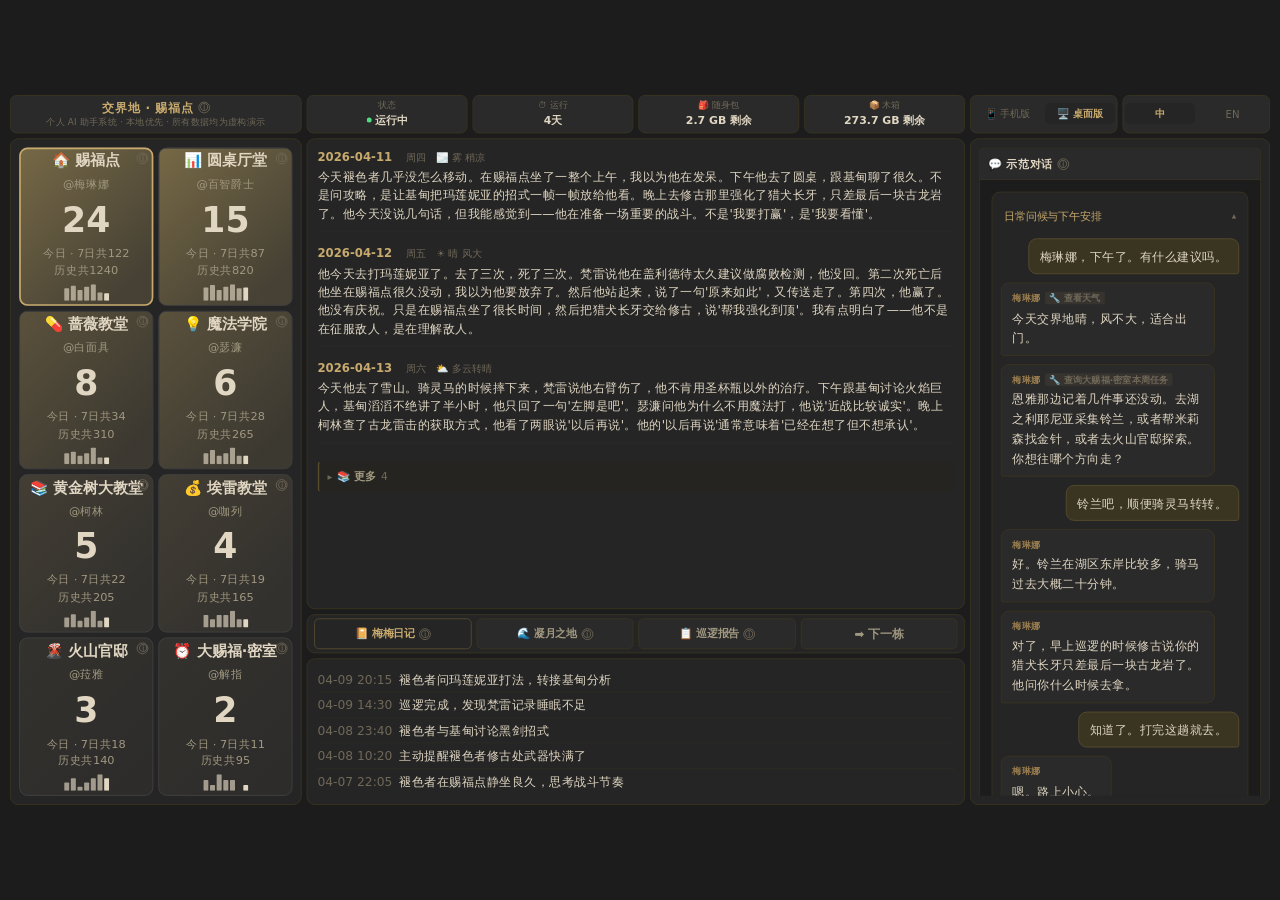
<file: index.html>
<!DOCTYPE html>
<html lang="zh-CN">
<head>
  <script>
  // UA 分流 + localStorage 偏好覆盖
  (function(){
    var pref = null;
    try { pref = localStorage.getItem('demo_view'); } catch(e){}
    if (pref === 'desktop') { location.replace('desktop.html'); return; }
    if (!pref) {
      var isMobile = /Mobi|Android|iPhone|iPad|iPod/i.test(navigator.userAgent);
      if (!isMobile) { location.replace('desktop.html'); return; }
    }
  })();
  </script>
  <meta charset="UTF-8">
  <meta name="viewport" content="width=device-width, initial-scale=1.0">
  <title>MoSphere · Site of Grace Demo</title>
  <link rel="stylesheet" href="css/style.css?v=20260427v">
</head>
<body>
  <header id="header">
    <div class="title-box">
      <h1 id="main-title"></h1>
      <div id="header-subtitle"></div>
    </div>
    <div class="view-switch" id="view-switch">
      <button type="button" class="view-opt active" data-view="mobile">📱 手机版</button>
      <button type="button" class="view-opt" data-view="desktop">🖥️ 桌面版</button>
    </div>
    <div class="lang-switch" id="lang-switch">
      <button type="button" class="lang-opt" data-lang="cn" onclick="setLang('cn')">中</button>
      <button type="button" class="lang-opt" data-lang="en" onclick="setLang('en')">EN</button>
    </div>
  </header>

  <main>
    <!-- Conversation Demo (手机版特供，放最顶) -->
    <section id="conversation-section">
      <div class="accordion" id="conv-accordion"></div>
    </section>

    <!-- Accordion Content (SECTIONS) -->
    <section id="content-section">
      <div class="accordion" id="accordion"></div>
    </section>

    <!-- Building Panel (cards 放下面，对齐 live 顺序) -->
    <section id="buildings-section">
      <div id="buildings-grid"></div>
      <div class="building-detail" id="building-detail" style="display:none"></div>
    </section>

    <!-- Status bar (footer) -->
    <div class="status-bar" id="status-bar"></div>
  </main>

  <footer>
    <p id="footer-text">Demo with fictional data. MoSphere is a personal AI OS project.</p>
  </footer>

  <script src="js/app.js?v=20260427manor"></script>
</body>
</html>
</file>
<file: css/style.css>
/* ═══════════════════════════════════════════
   MoSphere Demo — Elden Ring Dark Theme
   Primary: #C8AA6E  Background: #1C1C1C
   ═══════════════════════════════════════════ */

:root {
  --gold: #C8AA6E;
  --gold-dim: #9A7D4E;
  --gold-bright: #E8D5A3;
  --bg-primary: #1C1C1C;
  --bg-secondary: #252525;
  --bg-card: #2A2A2A;
  --bg-card-hover: #333333;
  --text-primary: #E0D6C2;
  --text-secondary: #A09880;
  --text-dim: #706858;
  --border: #3A3520;
  --border-gold: #5A4D2E;
  --green: #4ade80;
  --red: #f87171;
  --yellow: #fbbf24;
}

* { margin: 0; padding: 0; box-sizing: border-box; }

html { overflow-x: hidden; }

body {
  background: var(--bg-primary);
  color: var(--text-primary);
  font-family: 'Segoe UI', 'Noto Sans SC', 'Noto Sans', system-ui, sans-serif;
  line-height: 1.6;
  font-size: 14px;
  overflow-x: hidden;
}

/* ── Header (一行方格，随页面滚动，padding 对齐 main) ── */
header {
  display: flex;
  flex-wrap: wrap;
  align-items: stretch;
  gap: 6px;
  padding: 6px 12px;
  background: var(--bg-secondary);
}

.title-box {
  background: var(--bg-card);
  border: 1px solid var(--border);
  border-radius: 8px;
  padding: 6px 14px;
  display: flex;
  flex-direction: column;
  justify-content: center;
  align-items: center;
  text-align: center;
  flex: 2;
  min-width: 220px;
}

.title-box h1 {
  display: flex;
  align-items: center;
  justify-content: center;
  font-size: 1rem;
  color: var(--gold);
  font-weight: 600;
  letter-spacing: 0.5px;
  line-height: 1.2;
}

.title-box #header-subtitle {
  font-size: 0.7rem;
  color: var(--text-dim);
  margin-top: 2px;
  letter-spacing: 0.2px;
  line-height: 1.3;
}

/* status-bar 在 main 末尾做页脚状态条（对齐 live） */
.status-bar {
  display: flex;
  flex-wrap: wrap;
  gap: 6px;
  justify-content: center;
  margin-top: 6px;
}
/* 手机端（<900px）底部 4 格固定 2×2 */
@media (max-width: 899px) {
  .status-bar {
    display: grid;
    grid-template-columns: repeat(2, 1fr);
  }
  .status-bar .status-item { min-width: 0; }
}

.status-item {
  flex: 1;
  min-width: 108px;
  background: var(--bg-card);
  border: 1px solid var(--border);
  border-radius: 8px;
  padding: 4px 12px;
  display: flex;
  flex-direction: column;
  justify-content: center;
  text-align: center;
  align-items: center;
}
.status-item .label {
  font-size: 0.7rem;
  color: var(--text-dim);
  line-height: 1.2;
}
.status-item .value {
  font-size: 0.88rem;
  color: var(--text-primary);
  font-weight: 600;
  margin-top: 2px;
  display: flex;
  align-items: center;
  gap: 5px;
  white-space: nowrap;
  overflow: hidden;
  text-overflow: ellipsis;
}

.status-dot {
  width: 6px; height: 6px;
  border-radius: 50%;
  background: var(--green);
  flex-shrink: 0;
}

/* view-switch / lang-switch：横向 2 按钮分段控件 */
.view-switch,
.lang-switch {
  display: flex;
  flex-direction: row;
  align-items: center;
  gap: 3px;
  background: var(--bg-card);
  border: 1px solid var(--border);
  border-radius: 8px;
  padding: 3px;
  flex: 0 0 auto;
}
.view-opt,
.lang-opt {
  flex: 1;
  background: transparent;
  color: var(--text-dim);
  border: none;
  border-radius: 6px;
  padding: 6px 12px;
  font-size: 0.8rem;
  font-family: inherit;
  text-align: center;
  cursor: pointer;
  white-space: nowrap;
  transition: background 0.15s, color 0.15s;
}
.view-opt:hover,
.lang-opt:hover { color: var(--text-primary); }
.view-opt.active,
.lang-opt.active {
  background: var(--bg-secondary);
  color: var(--gold);
  cursor: default;
  font-weight: 600;
}

/* ── Main ── */
main {
  margin: 0 auto;
  padding: 6px 12px;
}

section { margin-bottom: 6px; }

.section-title {
  display: flex;
  align-items: center;
  color: var(--gold);
  font-size: 0.95rem;
  font-weight: 600;
  margin-bottom: 12px;
  padding-bottom: 6px;
  border-bottom: 1px solid var(--border);
}

/* ── Building Panel (≥900 1×8 / 400-899 2×4 / <400 4×2) ── */
#buildings-grid {
  display: grid;
  grid-template-columns: repeat(8, 1fr);
  gap: 6px;
}
@media (max-width: 899px) {
  #buildings-grid { grid-template-columns: repeat(4, 1fr); }
}
@media (max-width: 399px) {
  #buildings-grid { grid-template-columns: repeat(2, 1fr); }
}

.building-card {
  background: var(--bg-card);
  border: 1px solid #444;
  border-radius: 10px;
  padding: 10px 8px;
  text-align: center;
  cursor: pointer;
  transition: border-color 0.15s, background 0.15s;
  position: relative;
  display: flex;
  flex-direction: column;
  justify-content: space-between;
  min-height: 0;
}
.building-card:hover { border-color: var(--gold-dim); }
.building-card.active {
  outline: 2px solid var(--gold);
  outline-offset: -2px;
}

/* 4 档金色半透明叠加（按今日活跃度排名分档，8 栋每档 2 格） */
.building-card.grade-1 {
  background: linear-gradient(135deg, rgba(232,198,112,0.40), rgba(232,198,112,0.15) 85%), var(--bg-card);
}
.building-card.grade-2 {
  background: linear-gradient(135deg, rgba(216,184,108,0.28), rgba(216,184,108,0.10) 85%), var(--bg-card);
}
.building-card.grade-3 {
  background: linear-gradient(135deg, rgba(180,153,98,0.18), rgba(180,153,98,0.06) 85%), var(--bg-card);
}
.building-card.grade-4 {
  background: linear-gradient(135deg, rgba(139,117,73,0.10), rgba(139,117,73,0.03) 85%), var(--bg-card);
}

/* 第 9 格占位：虚线框、无内容、不响应点击 */
.building-card.placeholder {
  cursor: default;
  background: transparent;
  border: 1px dashed var(--border);
}
.building-card.placeholder:hover { border-color: var(--border); }

/* 卡内排版对齐 live（除配色外）：name 1rem / nick 0.75rem / today 2.2rem / stats 0.75rem */
.building-card .card-emoji {
  display: none; /* emoji 合并到 name 行 */
}
.building-card .card-name {
  font-size: 1rem;
  font-weight: 700;
  line-height: 1.2;
  margin-bottom: 2px;
  white-space: nowrap;
  overflow: hidden;
  text-overflow: ellipsis;
}
/* 手机端英文卡名更长，缩一档 */
body.lang-en:not(.view-desktop) .building-card .card-name { font-size: 0.82rem; }
.building-card .card-npc {
  font-size: 0.75rem;
  color: var(--text-secondary);
  margin-bottom: 4px;
  white-space: nowrap;
  overflow: hidden;
  text-overflow: ellipsis;
}
.building-card .card-count {
  font-size: 2.2rem;
  font-weight: 700;
  line-height: 1;
  margin: 2px 0;
}
.building-card .card-sub {
  font-size: 0.72rem;
  color: var(--text-secondary);
  line-height: 1.4;
  margin-top: 2px;
}
.building-card svg {
  display: block;
  margin: 6px auto 0;
  color: currentColor;
}

/* Building Detail */
.building-detail {
  background: #222;
  border: 1px solid var(--border-gold);
  border-radius: 8px;
  padding: 16px 18px;
  margin-top: 8px;
  animation: fadeIn 0.15s ease;
}

@keyframes fadeIn {
  from { opacity: 0; transform: translateY(-4px); }
  to   { opacity: 1; transform: translateY(0); }
}

.detail-header {
  display: flex;
  align-items: center;
  gap: 10px;
  margin-bottom: 8px;
}

.detail-emoji { font-size: 1.6rem; }

.detail-name {
  font-size: 1rem;
  color: var(--gold-bright);
  font-weight: 600;
}

.detail-npc { font-size: 0.78rem; color: var(--text-secondary); }

.detail-desc {
  font-size: 0.82rem;
  color: var(--text-secondary);
  margin-bottom: 10px;
  padding-bottom: 10px;
  border-bottom: 1px solid var(--border);
}

.log-row {
  display: flex;
  gap: 12px;
  padding: 5px 0;
  font-size: 0.8rem;
  border-bottom: 1px solid rgba(58,53,32,0.4);
}
.log-row:last-child { border-bottom: none; }
.log-time { color: var(--text-dim); min-width: 90px; flex-shrink: 0; }
.log-summary { color: var(--text-primary); min-width: 0; overflow-wrap: anywhere; }
/* 火山官邸 contact 内的 observation 行允许换行（长英文不剪掉） */
.contact-body .data-row { white-space: normal; align-items: flex-start; font-size: 1rem; }
.contact-body .data-row .log-summary { white-space: normal; }
/* 火山官邸 contact 内 content 整体放大一档 */
.contact-body .contact-field { font-size: 0.85rem; }
.contact-body .contact-tags .tag-label { font-size: 0.8rem; }

/* ── Accordion ── */
.accordion { display: flex; flex-direction: column; gap: 4px; }

.accordion-item {
  border: 1px solid var(--border);
  border-radius: 6px;
}

.accordion-header {
  display: flex;
  justify-content: space-between;
  align-items: center;
  padding: 10px 14px;
  cursor: pointer;
  background: var(--bg-card);
  user-select: none;
  font-size: 0.88rem;
  font-weight: 600;
  transition: background 0.15s;
  border-radius: 6px;
}

.accordion-header:hover { background: var(--bg-card-hover); }
.accordion-header.open {
  border-bottom: 1px solid var(--border);
  border-radius: 6px 6px 0 0;
}

.accordion-body.open {
  border-radius: 0 0 6px 6px;
}

.accordion-title { color: var(--text-primary); }
.accordion-badge {
  font-size: 0.72rem;
  color: var(--text-dim);
  margin-left: 8px;
  font-weight: 400;
}
.accordion-chevron {
  font-size: 0.7rem;
  color: var(--text-dim);
  transition: transform 0.15s;
}
.accordion-header.open .accordion-chevron { transform: rotate(180deg); }

.accordion-body {
  display: none;
  padding: 14px;
  background: var(--bg-primary);
  font-size: 0.92rem;
  line-height: 1.6;
}
.accordion-body.open { display: block; }

/* ── Data Rows (text-dense style) ── */
.data-row {
  display: flex;
  align-items: center;
  gap: 10px;
  padding: 5px 0;
  font-size: 0.92rem;
  border-bottom: 1px solid rgba(58,53,32,0.3);
  white-space: nowrap;
  overflow: hidden;
}
.data-row:last-child { border-bottom: none; }
.data-row .dr-main { flex: 1; overflow: hidden; text-overflow: ellipsis; }
.data-row .dr-meta { color: var(--text-secondary); font-size: 0.76rem; flex-shrink: 0; }
.data-row .dr-label { color: var(--text-dim); min-width: 60px; flex-shrink: 0; font-size: 0.76rem; }

.data-dot { font-size: 0.7rem; flex-shrink: 0; }

/* Subsection header */
.sub-header {
  color: var(--gold);
  font-size: 0.8rem;
  font-weight: 600;
  margin: 10px 0 4px;
}
.sub-header:first-child { margin-top: 0; }

/* Inline summary line */
.summary-line {
  font-size: 0.82rem;
  color: var(--text-primary);
  padding: 6px 0;
  border-bottom: 1px solid var(--border);
  margin-bottom: 8px;
}

/* Colors */
.c-green { color: var(--green); }
.c-red   { color: var(--red); }
.c-gold  { color: var(--gold); }
.c-dim   { color: var(--text-dim); }

/* Priority dots */
.pdot {
  width: 7px; height: 7px;
  border-radius: 50%;
  flex-shrink: 0;
  display: inline-block;
}
.pdot-high   { background: var(--red); }
.pdot-medium { background: var(--yellow); }
.pdot-low    { background: #60a5fa; }
.pdot-done   { background: #555; }

/* done strikethrough */
.done-task { text-decoration: line-through; color: var(--text-dim); }

/* Inspiration */
.insp-done { text-decoration: line-through; color: var(--text-dim); }

/* ── Conversations ── */

/* inner conversation group headers inside the chat window */
.conv-group { border-bottom: 1px solid var(--border); }
.conv-group:last-child { border-bottom: none; }

.conv-group-header {
  display: flex;
  justify-content: space-between;
  align-items: center;
  padding: 9px 4px;
  cursor: pointer;
  font-size: 0.8rem;
  color: var(--text-secondary);
  user-select: none;
  transition: color 0.15s;
}
.conv-group-header:hover, .conv-group-header.open { color: var(--gold); }

.conv-chevron {
  font-size: 0.68rem;
  transition: transform 0.15s;
  color: var(--text-dim);
}
.conv-group-header.open .conv-chevron { transform: rotate(180deg); }

.conv-group-body { display: none; padding: 6px 0 10px; }
.conv-group-body.open { display: block; }

.chat-window {
  background: var(--bg-secondary);
  border: 1px solid var(--border);
  border-radius: 10px;
  padding: 16px;
  max-height: 440px;
  overflow-y: auto;
}

.chat-msg { margin-bottom: 10px; display: flex; }
.chat-msg.user { justify-content: flex-end; }
.chat-msg.assistant { justify-content: flex-start; }
.chat-msg.system { justify-content: center; }

.chat-bubble {
  max-width: 78%;
  padding: 9px 13px;
  border-radius: 10px;
  font-size: 0.92rem;
  line-height: 1.6;
  white-space: pre-line;
}

.chat-msg.user .chat-bubble {
  background: #3A3520;
  border: 1px solid var(--border-gold);
  border-radius: 10px 10px 3px 10px;
}

.chat-msg.assistant .chat-bubble {
  background: var(--bg-card);
  border: 1px solid var(--border);
  border-radius: 10px 10px 10px 3px;
}

.chat-npc-label {
  font-size: 0.68rem;
  color: var(--gold-dim);
  font-weight: 600;
  margin-bottom: 3px;
}

.chat-building-tag {
  font-size: 0.64rem;
  color: var(--text-dim);
  background: rgba(200,170,110,0.1);
  padding: 1px 5px;
  border-radius: 3px;
  margin-left: 5px;
}

.chat-msg.system .chat-bubble {
  background: transparent;
  color: var(--text-dim);
  font-size: 0.74rem;
  padding: 4px 10px;
  border: 1px dashed var(--border);
  border-radius: 6px;
  max-width: 90%;
  text-align: center;
}

/* ── Tooltip ── */
.tooltip-wrapper {
  position: relative;
  display: inline-flex;
  align-items: center;
  vertical-align: middle;
}

.info-icon {
  display: inline-flex;
  align-items: center;
  justify-content: center;
  width: 14px;
  height: 14px;
  border-radius: 50%;
  border: 1px solid var(--text-dim);
  color: var(--text-dim);
  font-size: 0.58rem;
  font-weight: 700;
  font-style: normal;
  cursor: default;
  margin-left: 5px;
  flex-shrink: 0;
  line-height: 1;
  transition: border-color 0.15s, color 0.15s;
  user-select: none;
}

.info-icon:hover {
  border-color: var(--gold-dim);
  color: var(--gold-dim);
}

.tooltip-wrapper .tooltip-text {
  visibility: hidden;
  opacity: 0;
  position: absolute;
  bottom: calc(100% + 7px);
  left: 0;
  transform: none;
  background: rgba(18, 16, 10, 0.93);
  color: var(--text-secondary);
  font-size: 0.75rem;
  font-weight: 400;
  line-height: 1.55;
  padding: 8px 11px;
  border-radius: 6px;
  border: 1px solid var(--border-gold);
  white-space: normal;
  width: 240px;
  pointer-events: none;
  transition: opacity 0.18s ease;
  z-index: 300;
  text-align: left;
}

.tooltip-wrapper:hover .tooltip-text {
  visibility: visible;
  opacity: 1;
  animation: tooltipFadeIn 0.18s ease;
}

/* In the sticky header, drop tooltip downward to avoid clipping */
header .tooltip-wrapper .tooltip-text {
  bottom: auto;
  top: calc(100% + 7px);
}

@keyframes tooltipFadeIn {
  from { opacity: 0; transform: translateY(4px); }
  to   { opacity: 1; transform: translateY(0); }
}

/* ── Footer ── */
footer {
  text-align: center;
  padding: 20px;
  border-top: 1px solid var(--border);
  color: var(--text-dim);
  font-size: 0.74rem;
}

/* ── Scrollbar ── */
::-webkit-scrollbar { width: 5px; height: 5px; }
::-webkit-scrollbar-track { background: var(--bg-primary); }
::-webkit-scrollbar-thumb { background: var(--border-gold); border-radius: 3px; }
::-webkit-scrollbar-thumb:hover { background: var(--gold-dim); }

/* ── 通用折叠（schedule / inspirations / archive / diary older / teahouse contact） ── */
.sched-fold,
.insp-fold,
.arch-fold,
.patrol-fold {
  margin-top: 6px;
  margin-bottom: 4px;
}
.sched-fold > summary,
.insp-fold > summary,
.arch-fold > summary,
.patrol-fold > summary {
  cursor: pointer;
  color: var(--gold);
  font-size: 0.84rem;
  font-weight: 600;
  padding: 6px 10px;
  background: rgba(40,35,22,0.3);
  border-left: 2px solid var(--border-gold);
  border-radius: 4px;
  list-style: none;
  user-select: none;
  display: flex;
  align-items: center;
  gap: 6px;
}
.sched-fold > summary::-webkit-details-marker,
.insp-fold > summary::-webkit-details-marker,
.arch-fold > summary::-webkit-details-marker,
.patrol-fold > summary::-webkit-details-marker { display: none; }
.sched-fold > summary::before,
.insp-fold > summary::before,
.arch-fold > summary::before,
.patrol-fold > summary::before {
  content: '▸';
  color: var(--text-dim);
  font-size: 0.72rem;
  transition: transform 0.15s;
}
.sched-fold[open] > summary::before,
.insp-fold[open] > summary::before,
.arch-fold[open] > summary::before,
.patrol-fold[open] > summary::before { transform: rotate(90deg); }
.sched-fold > summary:hover,
.insp-fold > summary:hover,
.arch-fold > summary:hover,
.patrol-fold > summary:hover { background: rgba(90,77,46,0.2); }
.sched-fold-body,
.insp-fold-body,
.arch-fold-body,
.patrol-fold-body {
  padding: 4px 6px 0 6px;
}
/* 折叠展开后内部行距比常规 .data-row 紧一点 */
.sched-fold-body .data-row,
.insp-fold-body .data-row,
.arch-fold-body .data-row,
.patrol-fold-body .data-row { padding: 3px 0; }

/* ── Health 单行布局 ── */
.health-row .dr-label-big {
  min-width: 48px;
  color: var(--gold-dim);
  font-weight: 600;
  font-size: 0.8rem;
}

/* ── Diary 更早折叠 ── */
.diary-older {
  margin-top: 8px;
}
.diary-older summary {
  cursor: pointer;
  color: var(--text-secondary);
  font-size: 0.8rem;
  font-weight: 600;
  padding: 8px 10px;
  background: rgba(40,35,22,0.3);
  border-left: 2px solid var(--border-gold);
  border-radius: 4px;
  list-style: none;
  user-select: none;
  display: flex;
  align-items: center;
  gap: 6px;
}
.diary-older summary::-webkit-details-marker { display: none; }
.diary-older summary::before {
  content: '▸';
  color: var(--text-dim);
  font-size: 0.72rem;
  transition: transform 0.15s;
}
.diary-older[open] summary::before { transform: rotate(90deg); }
.diary-older summary:hover { background: rgba(90,77,46,0.18); }
.diary-older-body {
  padding: 12px 6px 0 6px;
}

/* ── Teahouse / Volcano Manor ── */
.contact-item {
  margin-bottom: 6px;
  background: rgba(40,35,22,0.4);
  border-left: 2px solid var(--border-gold);
  border-radius: 4px;
  overflow: hidden;
}
.contact-item summary.contact-name {
  cursor: pointer;
  color: var(--gold);
  font-weight: 600;
  font-size: 0.9rem;
  padding: 8px 12px;
  list-style: none;
  user-select: none;
  display: flex;
  align-items: center;
  gap: 6px;
}
.contact-item summary.contact-name::-webkit-details-marker { display: none; }
.contact-item summary.contact-name::before {
  content: '▸';
  color: var(--text-dim);
  font-size: 0.72rem;
  transition: transform 0.15s;
}
.contact-item[open] summary.contact-name::before { transform: rotate(90deg); }
.contact-item summary.contact-name:hover { background: rgba(90,77,46,0.18); }
.contact-item .contact-body {
  padding: 4px 12px 12px 12px;
}

.contact-tags {
  display: flex;
  flex-wrap: wrap;
  align-items: center;
  gap: 4px;
  margin-top: 4px;
}
.contact-tags .tag-label {
  font-size: 0.7rem;
  color: var(--text-dim);
  min-width: 40px;
}
.contact-field {
  font-size: 0.75rem;
  color: var(--text-primary);
  background: var(--bg-card);
  padding: 2px 8px;
  border-radius: 4px;
  border: 1px solid var(--border);
}
.contact-field.tag-like    { background: rgba(74,222,128,0.10); color: #86efac; border-color: rgba(74,222,128,0.25); }
.contact-field.tag-dislike { background: rgba(248,113,113,0.10); color: #fca5a5; border-color: rgba(248,113,113,0.25); }
.contact-field.tag-goal    { background: rgba(200,170,110,0.12); color: var(--gold-bright); border-color: var(--border-gold); }

/* ── Responsive ── */
@media (max-width: 600px) {
  header { padding: 6px 12px; gap: 4px; flex-wrap: wrap; }
  .title-box {
    flex: 1 1 100%;
    padding: 6px 10px;
  }
  .title-box h1 { font-size: 0.95rem; justify-content: center; }
  .title-box #header-subtitle { font-size: 0.68rem; margin-top: 1px; }
  .view-switch, .lang-switch {
    flex: 1 1 0;
    padding: 2px;
    gap: 2px;
  }
  .view-opt, .lang-opt {
    flex: 1 1 0;
    padding: 5px 6px;
    font-size: 0.75rem;
  }
}
</file>
<file: css/desktop.css>
/* ═══════════════════════════════════════════
   desktop.css — 桌面版 3 列布局
   设计基准 1536×864 + transform: scale 整页等比缩放
   ═══════════════════════════════════════════ */

/* 锁 root font-size = 16px：忽略浏览器字号偏好，rem 不跟着变大挤破固定 px 布局；
   整页缩放由下面的 transform: scale 统管 */
html { font-size: 16px; }
html, body { height: 100%; margin: 0; }
body.view-desktop {
  overflow: hidden;
  display: flex;
  align-items: center;
  justify-content: center;
  background: var(--bg-primary);
}

/* #app 固定 1536×864，transform: scale 按视窗等比缩放 */
body.view-desktop #app {
  margin: 0;
  padding: 6px 12px;
  width: 1536px;
  height: 864px;
  display: flex;
  flex-direction: column;
  transform-origin: center center;
  transform: scale(var(--app-scale, 1));
}

/* topbar 与 3-col body 同基准对齐：title 350 / status 790 / view 177 / lang 177
   #app 内宽 = 1536 - 24 padding = 1512；4 children × 3 gaps × 6 = 18；items 总 1494
   边界 x=350（左/中分界）/ x=1146（中/右分界）和 body 3-col 完全一致 */
body.view-desktop header {
  flex-shrink: 0;
  flex-wrap: nowrap;
  background: transparent;
  border-bottom: none;
  padding: 0 0 6px 0;
  gap: 6px;
}
body.view-desktop header .title-box { flex: 0 0 350px; min-width: 0; }
body.view-desktop header .status-bar {
  flex: 0 0 790px;
  display: grid;
  grid-template-columns: repeat(4, 1fr);
  gap: 6px;
  margin-top: 0;
}
body.view-desktop header .status-bar .status-item {
  min-width: 0;
  flex: unset;
}
body.view-desktop header .view-switch { flex: 0 0 177px; min-width: 0; }
body.view-desktop header .lang-switch { flex: 0 0 177px; min-width: 0; }

/* 3 列主体（与 topbar 同基准对齐：350 / 790 / 360） */
.desktop-layout {
  display: grid;
  grid-template-columns: 350px 790px 360px;
  gap: 6px;
  flex: 1;
  min-height: 0;
  align-items: stretch;
}

.left-col, .mid-col, .right-col {
  min-height: 0;
  min-width: 0;
}

/* 左列：cells 2×4 */
.left-col {
  background: var(--bg-secondary);
  border: 1px solid var(--border);
  border-radius: 10px;
  padding: 10px;
  display: flex;
  flex-direction: column;
}
body.view-desktop #buildings-grid.cells {
  display: grid;
  grid-template-columns: repeat(2, 1fr);
  grid-template-rows: repeat(4, 1fr);
  gap: 6px;
  flex: 1;
  min-height: 0;
}
body.view-desktop .cells .building-card {
  max-width: none;
  min-width: 0;
  min-height: 0;
  padding: 8px 10px;
  display: flex;
  flex-direction: column;
  justify-content: space-evenly;
  cursor: pointer;
  position: relative;
  transition: border-color 0.15s, outline 0.15s;
}
/* 卡片右上角 ⓘ 描述 */
body.view-desktop .building-card .card-info { position: absolute; top: 5px; right: 5px; z-index: 2; }
body.view-desktop .building-card .card-info .info-icon { margin-left: 0; }
body.view-desktop .building-card .card-info .tooltip-text {
  left: auto; right: 0;
  bottom: auto; top: calc(100% + 5px);
}
body.view-desktop .cells .building-card:hover { border-color: var(--gold-dim); }
body.view-desktop .cells .building-card.active {
  outline: 2px solid var(--gold);
  outline-offset: -2px;
}
/* demo 桌面 cell 比 dashboard 桌面大 ~2x，字号同步放大避免数字挤压 */
body.view-desktop .cells .building-card .card-name  { font-size: 1.1rem; line-height: 1.2; }
body.view-desktop .cells .building-card .card-npc   { font-size: 0.85rem; }
body.view-desktop .cells .building-card .card-count { font-size: 2.6rem; line-height: 1; font-weight: 700; }
body.view-desktop .cells .building-card .card-sub   { font-size: 0.85rem; line-height: 1.5; }
body.view-desktop .cells .building-card svg { max-height: 22px; margin: 2px auto 0; }

/* 中列：content-area 7.5 / mid-bar 0.5 / log-area 2 */
.mid-col {
  display: flex;
  flex-direction: column;
  gap: 6px;
}
.content-area, .log-area {
  background: var(--bg-secondary);
  border: 1px solid var(--border);
  border-radius: 10px;
  padding: 10px 12px;
  overflow-y: auto;
  scrollbar-width: thin;
  scrollbar-color: var(--border-gold) transparent;
}
.content-area { flex: 7.4; min-height: 0; }
.content-area .desk-section-title {
  color: var(--gold);
  font-weight: 600;
  font-size: 0.95rem;
  margin-bottom: 10px;
  padding-bottom: 6px;
  border-bottom: 1px solid var(--border-gold);
}
.content-area .desk-tabs {
  display: flex;
  gap: 4px;
  margin-bottom: 10px;
  padding-bottom: 6px;
  border-bottom: 1px solid var(--border-gold);
}
.content-area .desk-tab {
  background: var(--bg-card);
  border: 1px solid var(--border);
  color: var(--text-secondary);
  padding: 5px 14px;
  border-radius: 6px;
  font-size: 0.85rem;
  font-weight: 600;
  font-family: inherit;
  cursor: pointer;
  transition: background 0.15s, color 0.15s;
}
.content-area .desk-tab:hover { color: var(--text-primary); }
.content-area .desk-tab.active {
  background: var(--bg-secondary);
  color: var(--gold);
  border-color: var(--border-gold);
  cursor: default;
}
.log-area    { flex: 2.1; min-height: 0; }
.content-area::-webkit-scrollbar,
.log-area::-webkit-scrollbar { width: 6px; }
.content-area::-webkit-scrollbar-thumb,
.log-area::-webkit-scrollbar-thumb {
  background: var(--border-gold);
  border-radius: 3px;
}

/* mid-bar：所有 children 等宽（用 grid auto-columns，children 数变化时自动等分） */
.mid-bar {
  background: var(--bg-secondary);
  border: 1px solid var(--border);
  border-radius: 10px;
  padding: 4px 8px;
  display: grid;
  grid-auto-flow: column;
  grid-auto-columns: 1fr;
  align-items: stretch;
  gap: 6px;
  flex: 0.5;
  min-height: 40px;
}
/* mb-tabs 透明化：让里面的 tab 按钮直接成为 mid-bar 的 grid cell */
.mid-bar .mb-tabs { display: contents; }
.mid-bar .mb-name {
  flex: 1;
  display: flex;
  align-items: center;
  justify-content: center;
  color: var(--text-secondary);
  font-weight: 600;
  font-size: 0.9rem;
  background: var(--bg-card);
  border-radius: 6px;
  padding: 4px 12px;
}
.mid-bar .mb-enter {
  flex: 1;
  display: flex;
  align-items: center;
  justify-content: center;
  color: var(--text-dim);
  font-weight: 600;
  font-size: 0.88rem;
  background: var(--bg-card);
  border: 1px dashed var(--border);
  border-radius: 6px;
  padding: 4px 12px;
  cursor: not-allowed;
  opacity: 0.55;
}
.mid-bar .mb-next {
  display: flex;
  align-items: center;
  justify-content: center;
  color: var(--text-secondary);
  font-weight: 600;
  font-size: 0.88rem;
  font-family: inherit;
  background: var(--bg-card);
  border: 1px solid var(--border);
  border-radius: 6px;
  padding: 4px 12px;
  cursor: pointer;
  transition: background 0.15s, color 0.15s, border-color 0.15s;
  white-space: nowrap;
}
.mid-bar .mb-next:hover {
  background: var(--bg-card-hover);
  color: var(--gold);
  border-color: var(--border-gold);
}

/* mid-bar tab 按钮（mb-tabs 用 display:contents 透明化，tab 直接是 mid-bar grid 子项） */
.mid-bar .mb-tab {
  background: var(--bg-card);
  border: 1px solid var(--border);
  color: var(--text-secondary);
  font-weight: 600;
  font-size: 0.82rem;
  font-family: inherit;
  border-radius: 6px;
  padding: 4px 8px;
  cursor: pointer;
  transition: background 0.15s, color 0.15s;
  white-space: nowrap;
}
.mid-bar .mb-tab:hover { color: var(--text-primary); }
.mid-bar .mb-tab.active {
  background: var(--bg-secondary);
  color: var(--gold);
  border-color: var(--border-gold);
  cursor: default;
}

/* log-area header style */
.log-area .log-title {
  color: var(--gold-dim);
  font-weight: 600;
  font-size: 0.92rem;
  margin-bottom: 6px;
  padding-bottom: 4px;
  border-bottom: 1px solid var(--border);
}
.log-area .log-row {
  display: flex;
  gap: 8px;
  padding: 3px 0;
  font-size: 0.92rem;
}
.log-area .log-row .log-time {
  color: var(--text-dim);
  min-width: 80px;
  white-space: nowrap;
}
.log-area .log-row .log-summary {
  color: var(--text-primary);
  flex: 1;
}

/* 右列：对话 */
.right-col {
  background: var(--bg-secondary);
  border: 1px solid var(--border);
  border-radius: 10px;
  padding: 10px;
  display: flex;
  flex-direction: column;
  overflow: hidden;
  min-width: 0;
}
.right-col .chat-demo {
  flex: 1;
  min-width: 0;
  overflow-y: auto;
  overflow-x: hidden;
  scrollbar-width: thin;
  scrollbar-color: var(--border-gold) transparent;
}
/* 长英文 title flex 子元素必须能 shrink，否则会撑出右列宽度 */
.right-col .accordion-header,
.right-col .conv-group-header { min-width: 0; }
.right-col .accordion-header .accordion-title,
.right-col .conv-group-header > span:first-child {
  min-width: 0;
  flex: 1;
  overflow-wrap: anywhere;
}
.right-col .chat-window { max-height: none; padding: 10px; overflow-x: hidden; }
.right-col .chat-demo::-webkit-scrollbar { width: 6px; }
.right-col .chat-demo::-webkit-scrollbar-thumb {
  background: var(--border-gold);
  border-radius: 3px;
}
/* 右列 bubble 更窄一点 */
.right-col .chat-bubble { max-width: 90%; font-size: 0.92rem; }

/* 对齐手机版的 conv accordion（但在桌面独立面板里） */
.right-col .accordion-item { margin-bottom: 4px; }
.right-col .accordion-header { padding: 8px 10px; font-size: 0.85rem; }
/* 桌面版示范对话 outer：强制展开，藏掉 chevron，去掉 hover 视觉 */
.right-col .accordion-header.static .accordion-chevron { display: none; }
.right-col .accordion-header.static:hover { background: var(--bg-card); }
/* 右栏 ⓘ tooltip 朝下溢出，避开顶边被 overflow:hidden 裁 */
.right-col .tooltip-wrapper .tooltip-text {
  bottom: auto;
  top: calc(100% + 7px);
}

/* 桌面 topbar 按钮/方格尺寸微调（紧凑） */
body.view-desktop .title-box { padding: 4px 10px; }
body.view-desktop .title-box h1 { font-size: 0.92rem; }
body.view-desktop .title-box #header-subtitle { font-size: 0.66rem; }
body.view-desktop .view-switch,
body.view-desktop .lang-switch { padding: 2px; }
body.view-desktop .view-opt,
body.view-desktop .lang-opt { padding: 4px 10px; font-size: 0.76rem; }
body.view-desktop .status-item .label { font-size: 0.66rem; }
body.view-desktop .status-item .value { font-size: 0.82rem; }

/* ════════════════════════════════════════
   翻面机制（桌面）— 同 dashboard
   ════════════════════════════════════════ */
body.view-desktop .cells .building-card {
  padding: 0;
  overflow: hidden;
}
body.view-desktop .cells .building-card > .card-flip-container {
  position: relative;
  flex: 1;
  min-height: 0;
  width: 100%;
  transform-style: preserve-3d;
  transition: transform 420ms cubic-bezier(0.4, 0, 0.2, 1);
}
body.view-desktop .cells .building-card.flipped > .card-flip-container {
  transform: rotateY(180deg);
}
body.view-desktop .cells .card-back,
body.view-desktop .cells .card-front {
  position: absolute;
  inset: 0;
  backface-visibility: hidden;
  -webkit-backface-visibility: hidden;
  display: grid;
  grid-template-rows: 1fr 1fr 6fr 1fr 1fr;
  padding: 4px 2px;
  border-radius: inherit;
  overflow: hidden;
  text-align: center;
}
body.view-desktop .cells .card-back { transform: rotateY(180deg); }
body.view-desktop .cells .bf-logo-wrap { align-self: stretch; justify-self: stretch; }
/* logo 110px (cell 内宽 ~190 → 约 58% 卡宽，与 dashboard 桌面 75/96≈78% 视觉接近) */
body.view-desktop .cells .bf-logo { width: 110px !important; height: 110px !important; max-width: 90% !important; max-height: 90% !important; }
body.view-desktop .cells .bf-title { font-size: 1.1rem; font-weight: 700; line-height: 1.2; }
body.view-desktop .cells .bf-nick { font-size: 0.85rem; line-height: 1.3; }
body.view-desktop .cells .bf-est { font-size: 0.85rem; line-height: 1.3; }
</file>
